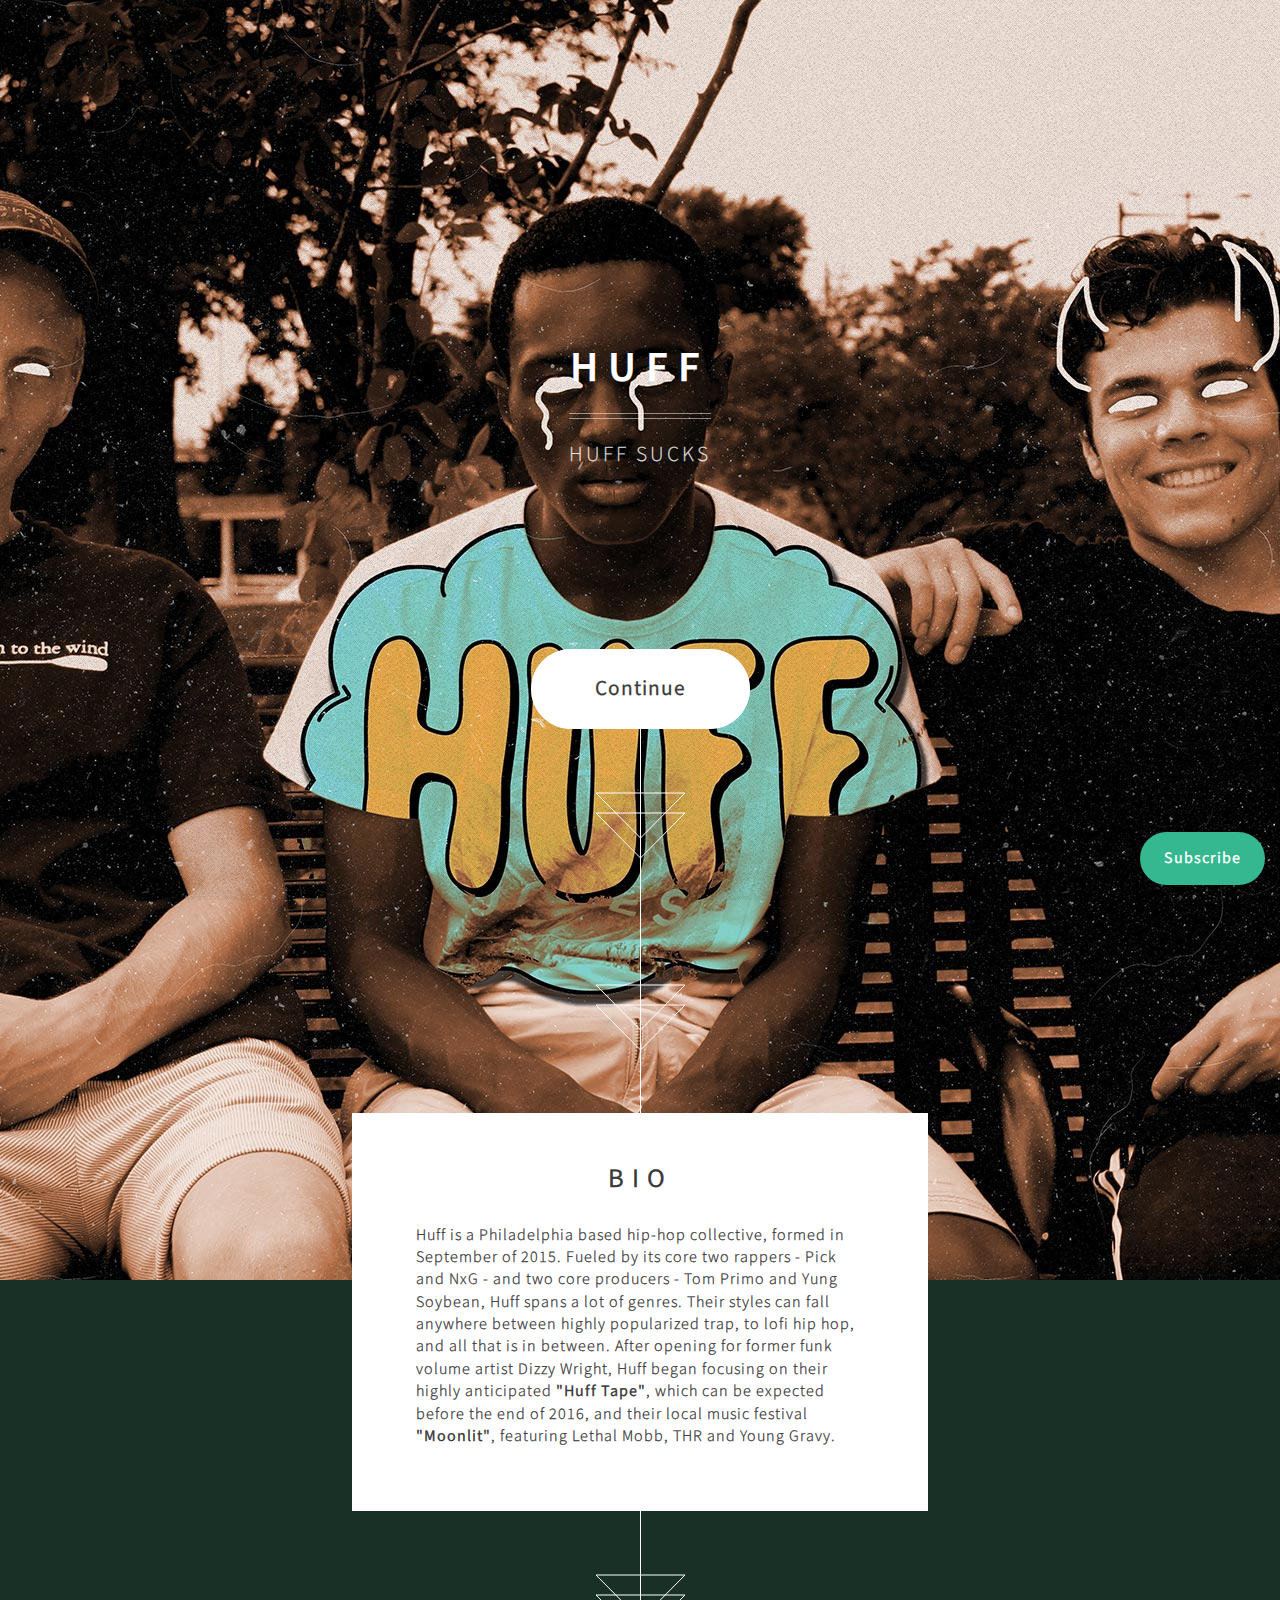
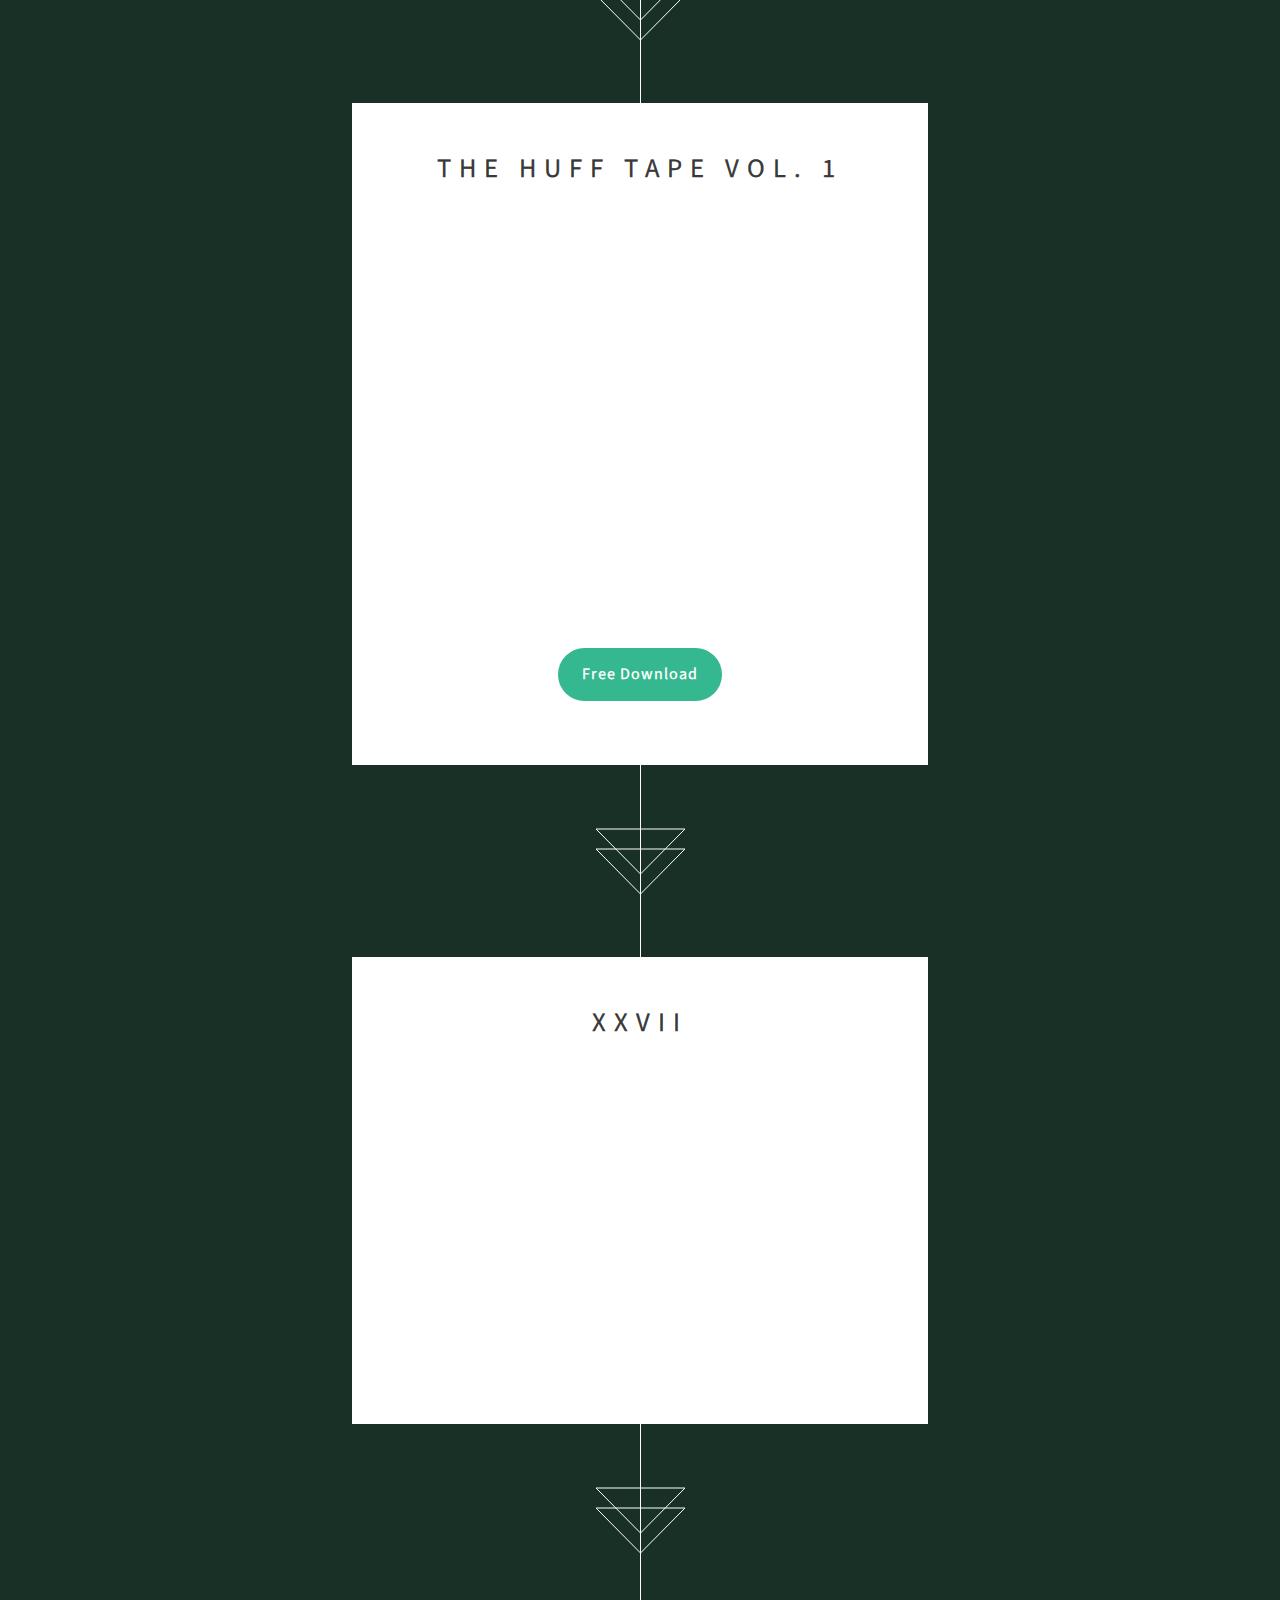
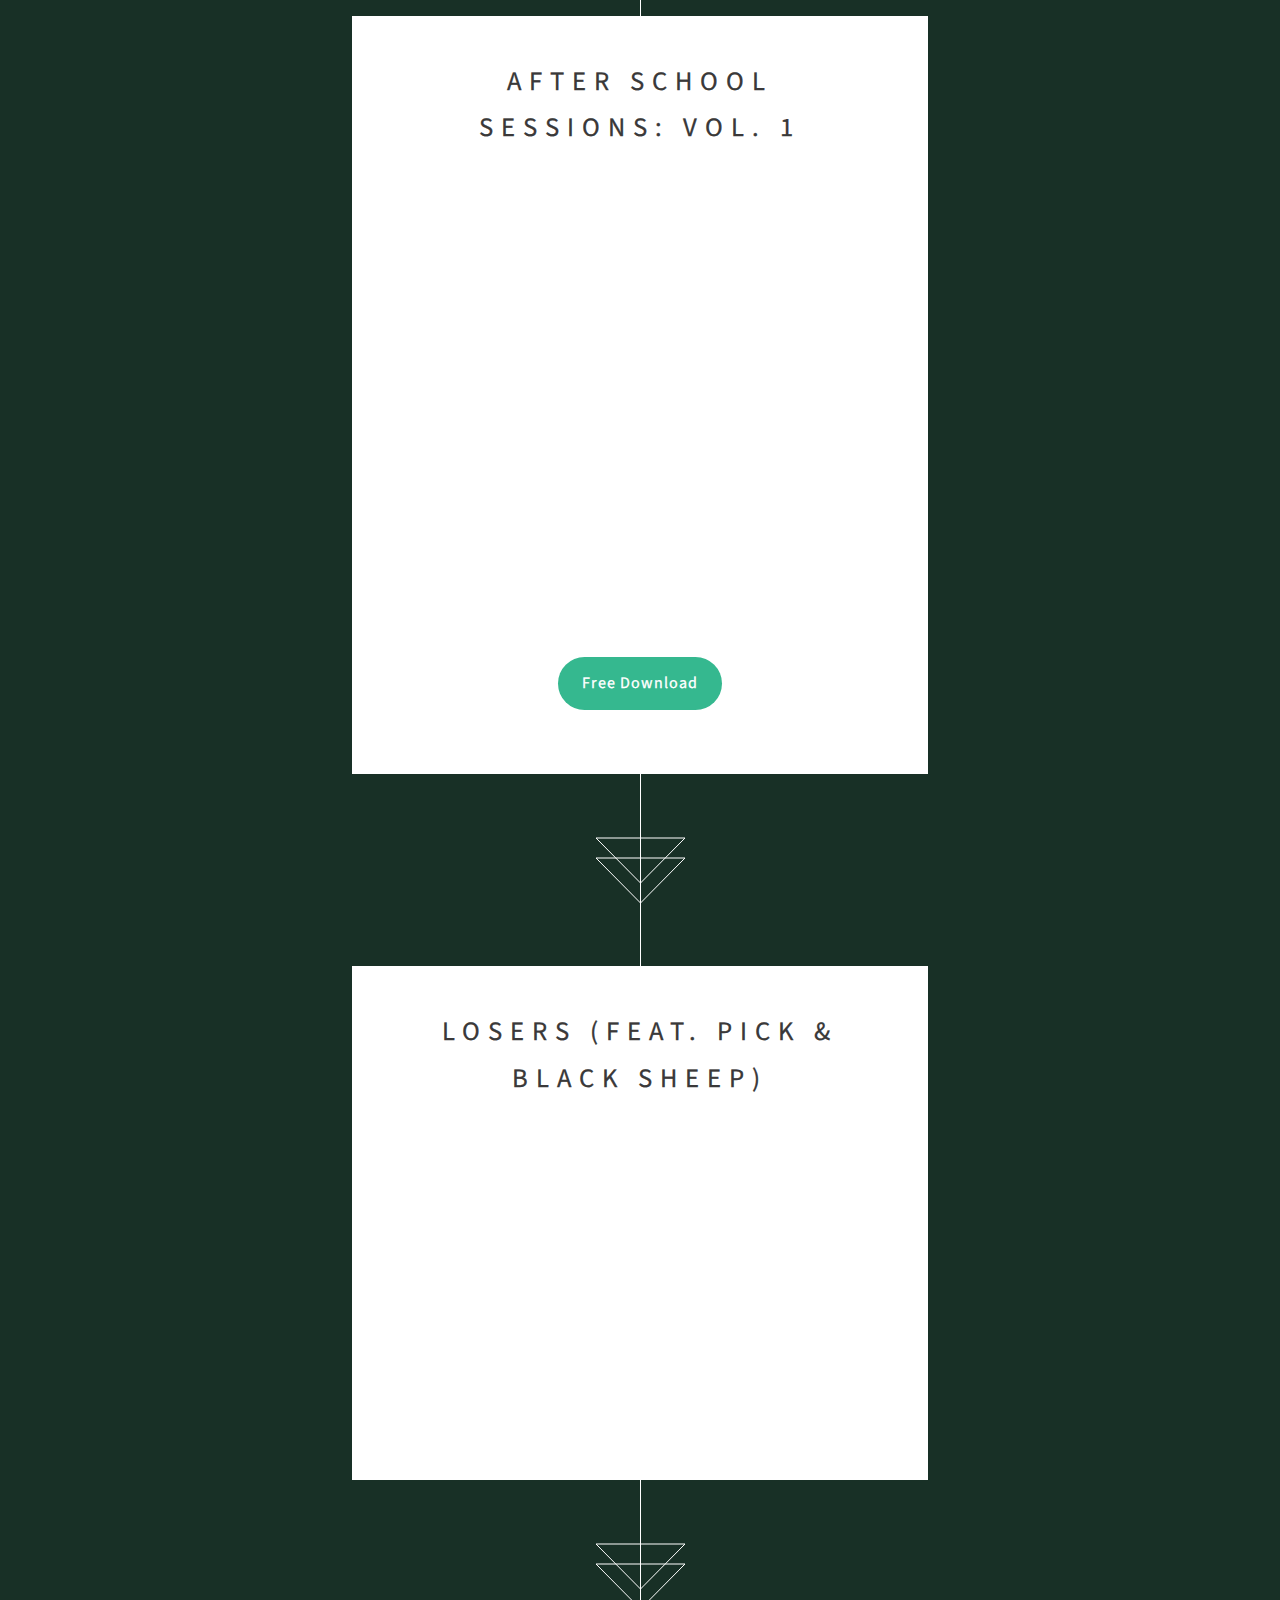
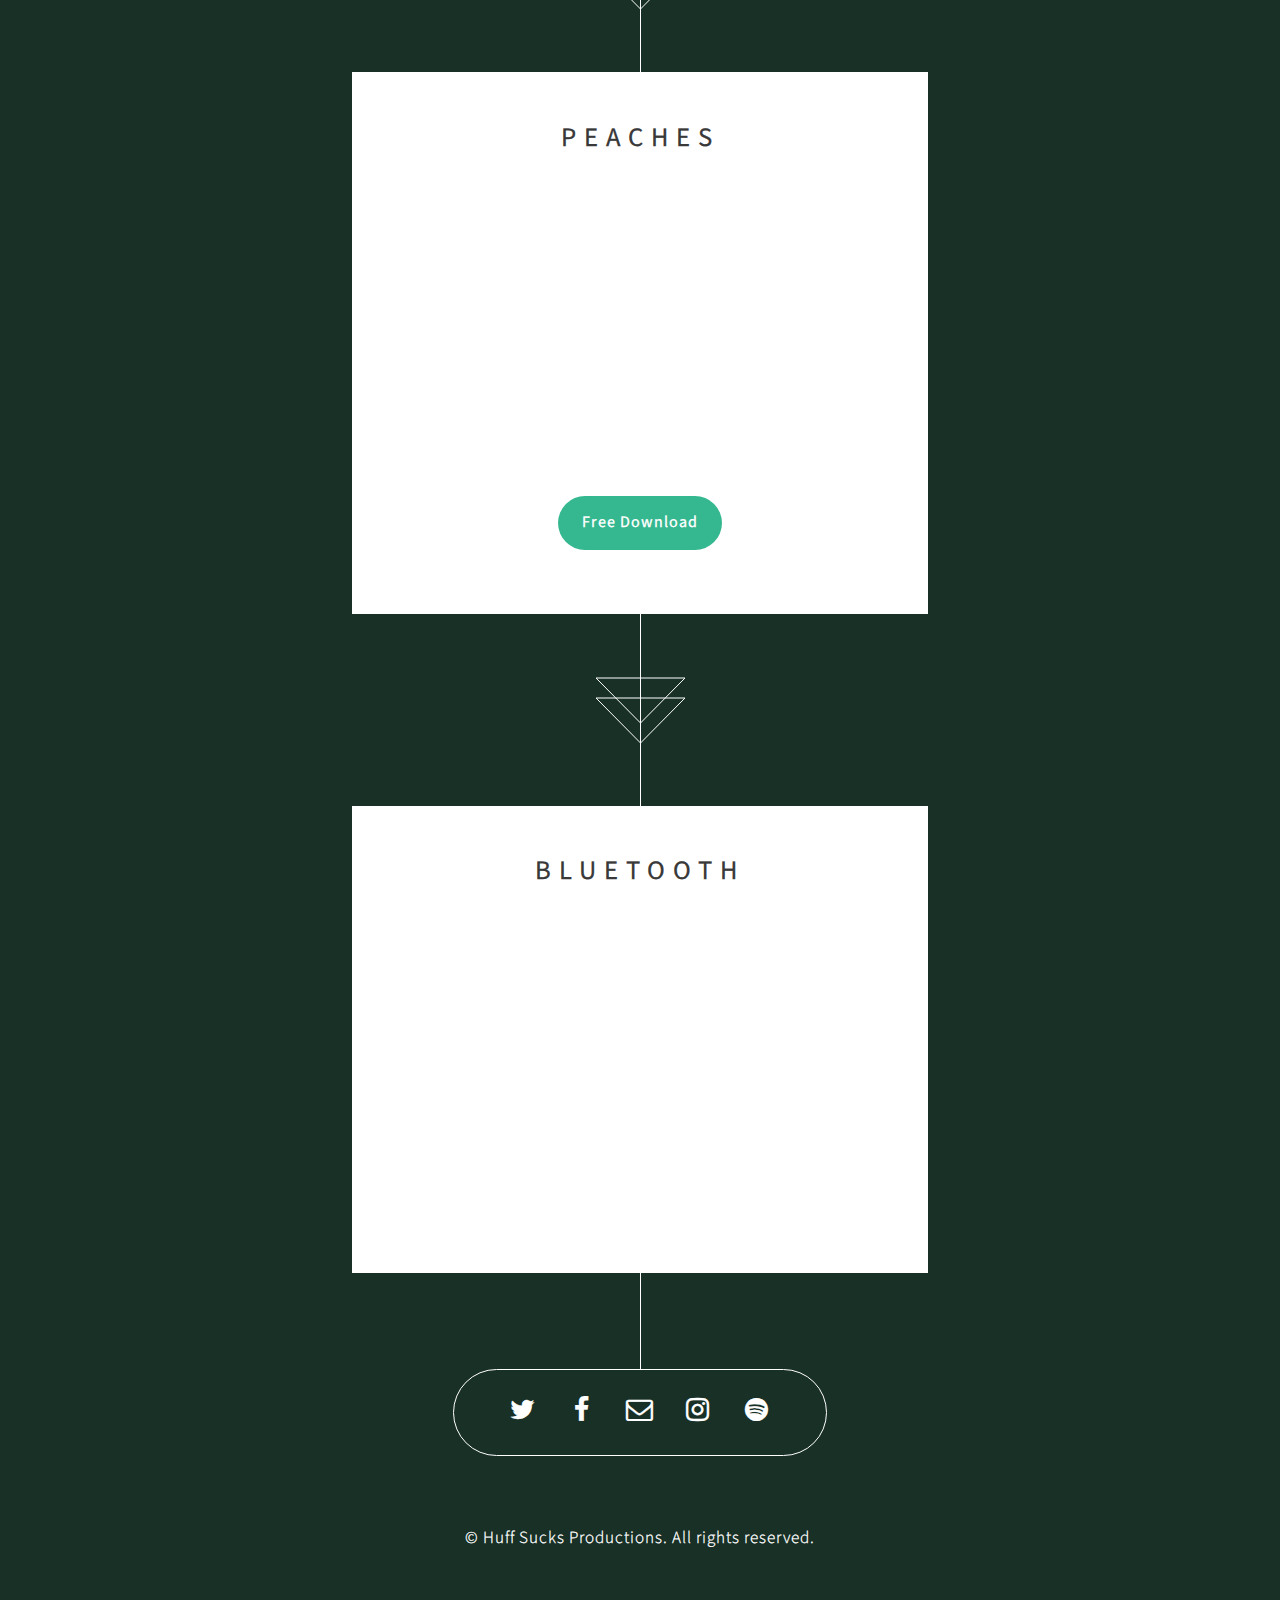
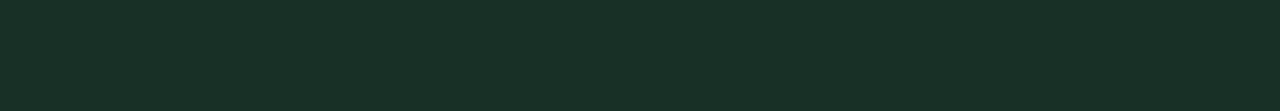
<file: site.html>
<!DOCTYPE HTML>
<!--
	Overflow by HTML5 UP
	html5up.net | @ajlkn
	Free for personal and commercial use under the CCA 3.0 license (html5up.net/license)
-->
<html>
	<head>
		<title>Huff Sucks Productions</title>
		<meta charset="utf-8" />
		<meta name="viewport" content="width=device-width, initial-scale=1" />
		<!--[if lte IE 8]><script src="assets/js/ie/html5shiv.js"></script><![endif]-->
		<link rel="stylesheet" href="assets/css/main.css" />
		<!--[if lte IE 8]><link rel="stylesheet" href="assets/css/ie8.css" /><![endif]-->
		<style type="text/css">
			.bgart{
				background-position: center!important;
				background-repeat: no-repeat!important;
			}
			.btn{
				padding:.5em 1.5em .5em 1.5em!important;font-size:90%!important
			}

			section > p > img.show {
				width: 30%;
			}
			.btn-sm{
				padding:.5em 1.5em .5em 1.5em!important;
				font-size:75%!important;
			}
		</style>
	</head>
	<body>

			<a style="z-index:100000;position:fixed;bottom:15px!important;right:15px;" target="_blank" href="http://eepurl.com/b7hjDH" class="button style5 scrolly btn-sm">Subscribe</a>

		<!-- Header -->
			<section id="header">
				<header>
					<h1>Huff</h1>
					<p>Huff Sucks</p>
				</header>
				<footer>
					<a href="#banner" class="button style2 scrolly-middle">Continue</a>
				</footer>
			</section>

		<!-- Banner -->
			<!--<section id="banner">
				<header>
					<h2>Huff Sucks Productions</h2>
				</header>
				<!--<p>
					<img class="show" src="images/show/1.jpg">
					<img class="show" src="images/jawn.png">
					<br>
					<img class="show" src="images/newcover.jpg">
					<img class="show" src="images/show/2.jpg">

				</p>
				<!--<p>Philadelphia hip-hop collective
				<br><br>
				</p>-->
				<!--<p>A brand new site template designed by <a href="http://twitter.com/ajlkn">AJ</a> for <a href="http://html5up.net">HTML5 UP</a>.<br />
				It’s fully responsive, built on <strong>skel</strong>, and of course entirely free<br />
				under the <a href="http://html5up.net/license">Creative Commons license</a>.</p>-->
				<!--<footer>
					<a href="#first" class="button style2 scrolly">THE DOPE SHIT</a>
				</footer>
			</section>

		<!-- Feature 1 -->
			<!--<article id="first" class="container box style1 right">
				<a href="#" class="image fit"><img src="images/pic01.jpg" alt="" /></a>
				<div class="inner">
					<header>
						<h2>Noah's Tape Jawn</h2>
					</header>
					<p>Tortor faucibus ullamcorper nec tempus purus sed penatibus. Lacinia pellentesque eleifend vitae est elit tristique velit tempus etiam.</p>
				</div>
			</article>-->

			<article id="first" class="container box style1" style="max-width: 45%!important">
				<div class="inner">
					<header>
						<center><h2>Bio</h2></center>
					</header>
					<p style="font-size: 12pt;line-height: 1.4">
						Huff is a Philadelphia based hip-hop collective, formed in September of 2015. Fueled by its core two rappers - Pick and NxG - and two core producers - Tom Primo and Yung Soybean, Huff spans a lot of genres. Their styles can fall anywhere between highly popularized trap, to lofi hip hop, and all that is in between. After opening for former funk volume artist Dizzy Wright, Huff began focusing on their highly anticipated <b>"Huff Tape"</b>, which can be expected before the end of 2016, and their local music festival <b>"Moonlit"</b>, featuring Lethal Mobb, THR and Young Gravy. 
					</p>
				</div>
			</article>

			<article id="first" class="container box style1" style="max-width: 45%!important">
				<div class="inner">
					<header>
						<center><h2>The Huff Tape Vol. 1</h2></center>
					</header>
					<p>
						<iframe src="https://embed.spotify.com/?uri=spotify%3Aalbum%3A4puFwbTEnJtLnCmzBDSOpA" width="100%" height="400" frameborder="0" allowtransparency="true"></iframe>
						

						<br>
						<center><a href="http://bit.ly/2k42ITH" class="button btn-sm style1" target="_blank" download>Free Download</a></center>

					</p>
				</div>
			</article>

			<article id="first" class="container box style1" style="max-width: 45%!important">
				<div class="inner">
					<header>
						<center><h2>xxvii</h2></center>
					</header>
					<p>
						<iframe src="https://embed.spotify.com/?uri=spotify%3Atrack%3A0ImXKGCee7GL7T82HJKKqQ" width="100%" height="280" frameborder="0" allowtransparency="true"></iframe>
					</p>
				</div>
			</article>

		<!-- Feature 2 | NEWER SHIT GOES HIGHER UP -->
			<article id="first" class="container box style1" style="max-width: 45%!important">
				<div class="inner">
					<header>
						<center><h2>After School Sessions: Vol. 1</h2></center>
					</header>
					<p>
						<iframe width="100%" height="450" scrolling="no" frameborder="no" src="https://w.soundcloud.com/player/?url=https%3A//api.soundcloud.com/playlists/271268553&amp;auto_play=false&amp;hide_related=false&amp;show_comments=true&amp;show_user=true&amp;show_reposts=false&amp;visual=true"></iframe>
						

						<br>
						<center><a href="http://bit.ly/2gaSL83" class="button btn-sm style1" target="_blank" download>Free Download</a></center>

					</p>
				</div>
			</article>

			<article id="first" class="container box style1" style="max-width: 45%!important">
				<div class="inner">
					<header>
						<center><h2>Losers (feat. Pick & Black Sheep)</h2></center>
					</header>
					<p>
						<iframe src="https://embed.spotify.com/?uri=spotify%3Atrack%3A1z3Wpcs1YRTFN4VKCCUTgf" width="100%" height="280" frameborder="0" allowtransparency="true"></iframe>
					</p>
				</div>
			</article>

			<article id="first" class="container box style1" style="max-width: 45%!important">
				<div class="inner">
					<header>
						<center><h2>Peaches</h2></center>
					</header>
					<p>
						<iframe src="https://embed.spotify.com/?uri=spotify%3Atrack%3A0Aw6i8OIvcncKDrooGNeaA" width="100%" height="280" frameborder="0" allowtransparency="true"></iframe>
						<br>
						<center><a href="http://bit.ly/2k42ITH" class="button btn-sm style1" target="_blank" download>Free Download</a></center>
					</p>
				</div>
			</article>

			<!--<article id="first" class="container box style1" style="max-width: 45%!important">
				<div class="inner">
					<header>
						<center><h2>NxG - Monster</h2></center>
					</header>
					<p>
						<iframe width="100%" height="280" scrolling="no" frameborder="no" src="https://w.soundcloud.com/player/?url=https%3A//api.soundcloud.com/tracks/273253937&amp;auto_play=false&amp;hide_related=false&amp;show_comments=true&amp;show_user=true&amp;show_reposts=false&amp;visual=true"></iframe>
					</p>
				</div>
			</article>-->

			<article id="first" class="container box style1" style="max-width: 45%!important">
				<div class="inner">
					<header>
						<center><h2>Bluetooth</h2></center>
					</header>
					<p>
						<iframe width="100%" height="280" scrolling="no" frameborder="no" src="https://w.soundcloud.com/player/?url=https%3A//api.soundcloud.com/tracks/268672943&amp;auto_play=false&amp;hide_related=false&amp;show_comments=true&amp;show_user=true&amp;show_reposts=false&amp;visual=true"></iframe>
					</p>
				</div>
			</article>

		<!-- Portfolio -->
			<!--<article class="container box style2">
				<header>
					<h2>Images</h2>
					<p>Most of these are from our Instagram | <a target="_blank" href="http://instagram.com/huffsucks">@huffsucks</a></p>
				</header>
				<div class="inner gallery">
					<div class="row 0%">
						<div class="3u 12u(mobile)"><a href="https://scontent-lga3-1.cdninstagram.com/t51.2885-15/s640x640/e15/13397434_981665738595812_1947675177_n.jpg" class="image fit"><img src="https://scontent-lga3-1.cdninstagram.com/t51.2885-15/s640x640/e15/13397434_981665738595812_1947675177_n.jpg" alt="" title="Bluetooth" /></a></div>



						<div class="3u 12u(mobile)"><a href="images/jawnd.jpg" class="image fit"><img src="images/jawnd.jpg" alt="" title="#tb to when we explored shit" /></a></div>


						<div class="3u 12u(mobile)"><a href="images/tom.jpg" class="image fit"><img src="images/tom.jpg" alt="" title="A rare shot of Tom Primo" /></a></div>

						<div class="3u 12u(mobile)"><a href="images/newcover.jpg" class="image fit"><img src="images/newcover.jpg" alt="" title="RIP the flowers" /></a></div>

					</div>
					<div class="row 0%">
						<div class="3u 12u(mobile)"><a href="images/profile.jpg" class="image fit"><img src="images/profile.jpg" alt="" title="how the hell did we end up in a flowerbed" /></a></div>

						<div class="3u 12u(mobile)"><a href="https://scontent-lga3-1.cdninstagram.com/t51.2885-15/e35/13391283_105247676572826_2004963095_n.jpg" class="image fit"><img src="https://scontent-lga3-1.cdninstagram.com/t51.2885-15/e35/13391283_105247676572826_2004963095_n.jpg" alt="" title="THIS ALL AMERICAN FOOL IS ALSO OUR PHOTOGRAPHER AND THINKS HE CAN SKATE #cakesquad" /></a></div>

						<div class="3u 12u(mobile)"><a href="https://scontent-lga3-1.cdninstagram.com/t51.2885-15/e35/13394872_1711747742421483_802350679_n.jpg" class="image fit"><img src="https://scontent-lga3-1.cdninstagram.com/t51.2885-15/e35/13394872_1711747742421483_802350679_n.jpg" alt="" title="school's out flow" /></a></div>


						<div class="3u 12u(mobile)"><a href="images/jonnie.png" class="image fit"><img src="images/jonnie.png" alt="" title="JONNIE PHOTOGENIC AS HELL PT. 2" /></a></div>
					</div>
				</div>
			</article>-->

		<!-- Contact -->
			<!--<article class="container box style3" style="max-width: 45%!important;padding-top: 2em;padding-bottom: 1em">
				<header>
					<h2>Contact Us!</h2>
					<p><a href="mailto:huffgangproductions@gmail.com" title="Tell us about anything, like your new cat, or some dope music">huffgangproductions@gmail.com</a></p>
					<!--<h3>Huff Shots</h3>
					<p>
						Jonnie Plass - <a target="_blank" href="https://instagram.com/jonnie.plass">@jonnie.plass</a><br>
						Lilly Dupuis - <a target="_blank" href="https://instagram.com/liljdup">@liljdup</a><br>
						Eli Savage - <a target="_blank" href="https://instagram.com/savage.e">@savage.e</a><br>
						Mary Rose Primosch - <a target="_blank" href="https://instagram.com/mroseprim">@mroseprim</a><br>
					</p>-->
				<!--</header>
				<!--<form method="post" action="#">
					<div class="row 50%">
						<div class="6u 12u$(mobile)"><input type="text" class="text" name="name" placeholder="Name" /></div>
						<div class="6u$ 12u$(mobile)"><input type="text" class="text" name="email" placeholder="Email" /></div>
						<div class="12u$">
							<textarea name="message" placeholder="Message"></textarea>
						</div>
						<div class="12u$">
							<ul class="actions">
								<li><input type="submit" value="Send Message" /></li>
							</ul>
						</div>
					</div>
				</form>-->
			<!--</article>

			<!--<article class="container box style3">
				<header>
					<h2>Twitter</h2>
					
					<p><a class="twitter-timeline" href="https://twitter.com/huffsucks">Tweets by huffsucks</a> <script async src="//platform.twitter.com/widgets.js" charset="utf-8"></script></p>
				</header>
				<!--<form method="post" action="#">
					<div class="row 50%">
						<div class="6u 12u$(mobile)"><input type="text" class="text" name="name" placeholder="Name" /></div>
						<div class="6u$ 12u$(mobile)"><input type="text" class="text" name="email" placeholder="Email" /></div>
						<div class="12u$">
							<textarea name="message" placeholder="Message"></textarea>
						</div>
						<div class="12u$">
							<ul class="actions">
								<li><input type="submit" value="Send Message" /></li>
							</ul>
						</div>
					</div>
				</form>-->
			<!--</article>

		<!-- Generic -->
		<!--
			<article class="container box style3">
				<header>
					<h2>Generic Box</h2>
					<p>Just a generic box. Nothing to see here.</p>
				</header>
				<section>
					<header>
						<h3>Paragraph</h3>
						<p>This is a subtitle</p>
					</header>
					<p>Phasellus nisl nisl, varius id <sup>porttitor sed pellentesque</sup> ac orci. Pellentesque
					habitant <strong>strong</strong> tristique <b>bold</b> et netus <i>italic</i> malesuada <em>emphasized</em> ac turpis egestas. Morbi
					leo suscipit ut. Praesent <sub>id turpis vitae</sub> turpis pretium ultricies. Vestibulum sit
					amet risus elit.</p>
				</section>
				<section>
					<header>
						<h3>Blockquote</h3>
					</header>
					<blockquote>Fringilla nisl. Donec accumsan interdum nisi, quis tincidunt felis sagittis eget.
					tempus euismod. Vestibulum ante ipsum primis in faucibus.</blockquote>
				</section>
				<section>
					<header>
						<h3>Divider</h3>
					</header>
					<p>Donec consectetur <a href="#">vestibulum dolor et pulvinar</a>. Etiam vel felis enim, at viverra
					ligula. Ut porttitor sagittis lorem, quis eleifend nisi ornare vel. Praesent nec orci
					facilisis leo magna. Cras sit amet urna eros, id egestas urna. Quisque aliquam
					tempus euismod. Vestibulum ante ipsum primis in faucibus orci luctus et ultrices
					posuere cubilia.</p>
					<hr />
					<p>Donec consectetur vestibulum dolor et pulvinar. Etiam vel felis enim, at viverra
					ligula. Ut porttitor sagittis lorem, quis eleifend nisi ornare vel. Praesent nec orci
					facilisis leo magna. Cras sit amet urna eros, id egestas urna. Quisque aliquam
					tempus euismod. Vestibulum ante ipsum primis in faucibus orci luctus et ultrices
					posuere cubilia.</p>
				</section>
				<section>
					<header>
						<h3>Unordered List</h3>
					</header>
					<ul class="default">
						<li>Donec consectetur vestibulum dolor et pulvinar. Etiam vel felis enim, at viverra ligula. Ut porttitor sagittis lorem, quis eleifend nisi ornare vel.</li>
						<li>Donec consectetur vestibulum dolor et pulvinar. Etiam vel felis enim, at viverra ligula. Ut porttitor sagittis lorem, quis eleifend nisi ornare vel.</li>
						<li>Donec consectetur vestibulum dolor et pulvinar. Etiam vel felis enim, at viverra ligula. Ut porttitor sagittis lorem, quis eleifend nisi ornare vel.</li>
						<li>Donec consectetur vestibulum dolor et pulvinar. Etiam vel felis enim, at viverra ligula. Ut porttitor sagittis lorem, quis eleifend nisi ornare vel.</li>
					</ul>
				</section>
				<section>
					<header>
						<h3>Ordered List</h3>
					</header>
					<ol class="default">
						<li>Donec consectetur vestibulum dolor et pulvinar. Etiam vel felis enim, at viverra ligula. Ut porttitor sagittis lorem, quis eleifend nisi ornare vel.</li>
						<li>Donec consectetur vestibulum dolor et pulvinar. Etiam vel felis enim, at viverra ligula. Ut porttitor sagittis lorem, quis eleifend nisi ornare vel.</li>
						<li>Donec consectetur vestibulum dolor et pulvinar. Etiam vel felis enim, at viverra ligula. Ut porttitor sagittis lorem, quis eleifend nisi ornare vel.</li>
						<li>Donec consectetur vestibulum dolor et pulvinar. Etiam vel felis enim, at viverra ligula. Ut porttitor sagittis lorem, quis eleifend nisi ornare vel.</li>
					</ol>
				</section>
				<section>
					<header>
						<h3>Table</h3>
					</header>
					<div class="table-wrapper">
						<table class="default">
							<thead>
								<tr>
									<th>ID</th>
									<th>Name</th>
									<th>Description</th>
									<th>Price</th>
								</tr>
							</thead>
							<tbody>
								<tr>
									<td>45815</td>
									<td>Something</td>
									<td>Ut porttitor sagittis lorem quis nisi ornare.</td>
									<td>29.99</td>
								</tr>
								<tr>
									<td>24524</td>
									<td>Nothing</td>
									<td>Ut porttitor sagittis lorem quis nisi ornare.</td>
									<td>19.99</td>
								</tr>
								<tr>
									<td>45815</td>
									<td>Something</td>
									<td>Ut porttitor sagittis lorem quis nisi ornare.</td>
									<td>29.99</td>
								</tr>
								<tr>
									<td>24524</td>
									<td>Nothing</td>
									<td>Ut porttitor sagittis lorem quis nisi ornare.</td>
									<td>19.99</td>
								</tr>
							</tbody>
							<tfoot>
								<tr>
									<td colspan="3"></td>
									<td>100.00</td>
								</tr>
							</tfoot>
						</table>
					</div>
				</section>
				<section>
					<header>
						<h3>Form</h3>
					</header>
					<form method="post" action="#">
						<div class="row">
							<div class="6u">
								<input class="text" type="text" name="name" id="name" value="" placeholder="John Doe" />
							</div>
							<div class="6u">
								<input class="text" type="text" name="email" id="email" value="" placeholder="johndoe@domain.tld" />
							</div>
						</div>
						<div class="row">
							<div class="12u">
								<select name="department" id="department">
									<option value="">Choose a department</option>
									<option value="1">Manufacturing</option>
									<option value="2">Administration</option>
									<option value="3">Support</option>
								</select>
							</div>
						</div>
						<div class="row">
							<div class="12u">
								<input class="text" type="text" name="subject" id="subject" value="" placeholder="Enter your subject" />
							</div>
						</div>
						<div class="row">
							<div class="12u">
								<textarea name="message" id="message" placeholder="Enter your message"></textarea>
							</div>
						</div>
						<div class="row">
							<div class="12u">
								<ul class="actions">
									<li><input type="submit" value="Submit" /></li>
									<li><input type="reset" class="style3" value="Clear Form" /></li>
								</ul>
							</div>
						</div>
					</form>
				</section>
			</article>
		-->

		<section id="footer">
			<ul class="icons">
				<li><a href="http://twitter.com/huffsucks" target="_blank" class="icon fa-twitter"><span class="label">Twitter</span></a></li>
				<li><a href="http://fb.me/huffgang" target="_blank" class="icon fa-facebook"><span class="label">Facebook</span></a></li>
				<li><a href="mailto:empericalmanagement@gmail.com" target="_blank" class="icon fa-envelope-o"><span class="label">Email</span></a></li>
				<li><a href="http://instagram.com/huffsucks" target="_blank" class="icon fa-instagram"><span class="label">Instagram</span></a></li>
				<li><a href="https://open.spotify.com/album/4puFwbTEnJtLnCmzBDSOpA" target="_blank" class="icon fa-spotify"><span class="label">Soundcloud</span></a></li>
				<!--<li><a href="#" class="icon fa-google-plus"><span class="label">Google+</span></a></li>
				<li><a href="#" class="icon fa-pinterest"><span class="label">Pinterest</span></a></li>
				<li><a href="#" class="icon fa-dribbble"><span class="label">Dribbble</span></a></li>
				<li><a href="#" class="icon fa-linkedin"><span class="label">LinkedIn</span></a></li>-->
			</ul>
			<div class="copyright">
				<ul class="menu">
					<li>&copy; Huff Sucks Productions. All rights reserved.</li>
				</ul>
			</div>
		</section>

		<!-- Scripts -->
			<script src="assets/js/jquery.min.js"></script>
			<script src="assets/js/jquery.scrolly.min.js"></script>
			<script src="assets/js/jquery.poptrox.min.js"></script>
			<script src="assets/js/skel.min.js"></script>
			<script src="assets/js/util.js"></script>
			<!--[if lte IE 8]><script src="assets/js/ie/respond.min.js"></script><![endif]-->
			<script src="assets/js/main.js"></script>
			<script src="assets/js/collection.js"></script>
			<script src="assets/js/sub.js"></script>

			<script>
			  (function(i,s,o,g,r,a,m){i['GoogleAnalyticsObject']=r;i[r]=i[r]||function(){
			  (i[r].q=i[r].q||[]).push(arguments)},i[r].l=1*new Date();a=s.createElement(o),
			  m=s.getElementsByTagName(o)[0];a.async=1;a.src=g;m.parentNode.insertBefore(a,m)
			  })(window,document,'script','https://www.google-analytics.com/analytics.js','ga');

			  ga('create', 'UA-79873048-1', 'auto');
			  ga('send', 'pageview');

			</script>

	</body>
</html>
</file>
<file: assets/css/ie8.css>
/*
	Overflow by HTML5 UP
	html5up.net | @ajlkn
	Free for personal and commercial use under the CCA 3.0 license (html5up.net/license)
*/

/* Basic */

	body {
		background-image: url("../../images/bg.jpg");
		background-repeat: no-repeat;
		background-size: cover;
		background-position: auto;
		background-attachment: scroll;
		-ms-behavior: url("assets/js/ie/backgroundsize.min.htc");
	}

/* Section/Article */

	section > .last-child,
	article > .last-child,
	section.last-child,
	article.last-child {
		margin-bottom: 0;
	}

/* Button */

	input[type="button"],
	input[type="submit"],
	input[type="reset"],
	button,
	.button {
		position: relative;
		-ms-behavior: url("assets/js/ie/PIE.htc");
	}

		input[type="button"].style2:hover,
		input[type="submit"].style2:hover,
		input[type="reset"].style2:hover,
		button.style2:hover,
		.button.style2:hover {
			color: #35b88f !important;
		}

		input[type="button"].style3,
		input[type="submit"].style3,
		input[type="reset"].style3,
		button.style3,
		.button.style3 {
			background: #fefefe;
			border: solid 1px #dad9d9;
		}

/* Footer */

	#footer .icons {
		position: relative;
		-ms-behavior: url("assets/js/ie/PIE.htc");
	}

/* Header */

	#header header p {
		border-top: solid 1px #888;
	}
</file>
<file: assets/css/main.css>
@import url("http://fonts.googleapis.com/css?family=Source+Sans+Pro:300,300italic,400,600");
@import url("font-awesome.min.css");

/*
	Overflow by HTML5 UP
	html5up.net | @ajlkn
	Free for personal and commercial use under the CCA 3.0 license (html5up.net/license)
*/

/* Reset */

	html, body, div, span, applet, object, iframe, h1, h2, h3, h4, h5, h6, p, blockquote, pre, a, abbr, acronym, address, big, cite, code, del, dfn, em, img, ins, kbd, q, s, samp, small, strike, strong, sub, sup, tt, var, b, u, i, center, dl, dt, dd, ol, ul, li, fieldset, form, label, legend, table, caption, tbody, tfoot, thead, tr, th, td, article, aside, canvas, details, embed, figure, figcaption, footer, header, hgroup, menu, nav, output, ruby, section, summary, time, mark, audio, video {
		margin: 0;
		padding: 0;
		border: 0;
		font-size: 100%;
		font: inherit;
		vertical-align: baseline;
	}

	article, aside, details, figcaption, figure, footer, header, hgroup, menu, nav, section {
		display: block;
	}

	body {
		line-height: 1;
	}

	ol, ul {
		list-style: none;
	}

	blockquote, q {
		quotes: none;
	}

	blockquote:before, blockquote:after, q:before, q:after {
		content: '';
		content: none;
	}

	table {
		border-collapse: collapse;
		border-spacing: 0;
	}

	body {
		-webkit-text-size-adjust: none;
	}

/* Box Model */

	*, *:before, *:after {
		-moz-box-sizing: border-box;
		-webkit-box-sizing: border-box;
		box-sizing: border-box;
	}

/* Containers */

	.container {
		margin-left: auto;
		margin-right: auto;
	}

	.container.\31 25\25 {
		width: 100%;
		max-width: 1425px;
		min-width: 1140px;
	}

	.container.\37 5\25 {
		width: 855px;
	}

	.container.\35 0\25 {
		width: 570px;
	}

	.container.\32 5\25 {
		width: 285px;
	}

	.container {
		width: 1140px;
	}

	@media screen and (max-width: 1680px) {

		.container.\31 25\25 {
			width: 100%;
			max-width: 1200px;
			min-width: 960px;
		}

		.container.\37 5\25 {
			width: 720px;
		}

		.container.\35 0\25 {
			width: 480px;
		}

		.container.\32 5\25 {
			width: 240px;
		}

		.container {
			width: 960px;
		}

	}

	@media screen and (max-width: 1080px) {

		.container.\31 25\25 {
			width: 100%;
			max-width: 118.75%;
			min-width: 95%;
		}

		.container.\37 5\25 {
			width: 71.25%;
		}

		.container.\35 0\25 {
			width: 47.5%;
		}

		.container.\32 5\25 {
			width: 23.75%;
		}

		.container {
			width: 95%;
		}

	}

	@media screen and (max-width: 840px) {

		.container.\31 25\25 {
			width: 100%;
			max-width: 118.75%;
			min-width: 95%;
		}

		.container.\37 5\25 {
			width: 71.25%;
		}

		.container.\35 0\25 {
			width: 47.5%;
		}

		.container.\32 5\25 {
			width: 23.75%;
		}

		.container {
			width: 95%;
		}

	}

	@media screen and (max-width: 736px) {

		.container.\31 25\25 {
			width: 100%;
			max-width: 118.75%;
			min-width: 95%;
		}

		.container.\37 5\25 {
			width: 71.25%;
		}

		.container.\35 0\25 {
			width: 47.5%;
		}

		.container.\32 5\25 {
			width: 23.75%;
		}

		.container {
			width: 95% !important;
		}

	}

/* Grid */

	.row {
		border-bottom: solid 1px transparent;
		-moz-box-sizing: border-box;
		-webkit-box-sizing: border-box;
		box-sizing: border-box;
	}

	.row > * {
		float: left;
		-moz-box-sizing: border-box;
		-webkit-box-sizing: border-box;
		box-sizing: border-box;
	}

	.row:after, .row:before {
		content: '';
		display: block;
		clear: both;
		height: 0;
	}

	.row.uniform > * > :first-child {
		margin-top: 0;
	}

	.row.uniform > * > :last-child {
		margin-bottom: 0;
	}

	.row.\30 \25 > * {
		padding: 0px 0 0 0px;
	}

	.row.\30 \25 {
		margin: 0px 0 -1px 0px;
	}

	.row.uniform.\30 \25 > * {
		padding: 0px 0 0 0px;
	}

	.row.uniform.\30 \25 {
		margin: 0px 0 -1px 0px;
	}

	.row > * {
		padding: 40px 0 0 40px;
	}

	.row {
		margin: -40px 0 -1px -40px;
	}

	.row.uniform > * {
		padding: 40px 0 0 40px;
	}

	.row.uniform {
		margin: -40px 0 -1px -40px;
	}

	.row.\32 00\25 > * {
		padding: 80px 0 0 80px;
	}

	.row.\32 00\25 {
		margin: -80px 0 -1px -80px;
	}

	.row.uniform.\32 00\25 > * {
		padding: 80px 0 0 80px;
	}

	.row.uniform.\32 00\25 {
		margin: -80px 0 -1px -80px;
	}

	.row.\31 50\25 > * {
		padding: 60px 0 0 60px;
	}

	.row.\31 50\25 {
		margin: -60px 0 -1px -60px;
	}

	.row.uniform.\31 50\25 > * {
		padding: 60px 0 0 60px;
	}

	.row.uniform.\31 50\25 {
		margin: -60px 0 -1px -60px;
	}

	.row.\35 0\25 > * {
		padding: 20px 0 0 20px;
	}

	.row.\35 0\25 {
		margin: -20px 0 -1px -20px;
	}

	.row.uniform.\35 0\25 > * {
		padding: 20px 0 0 20px;
	}

	.row.uniform.\35 0\25 {
		margin: -20px 0 -1px -20px;
	}

	.row.\32 5\25 > * {
		padding: 10px 0 0 10px;
	}

	.row.\32 5\25 {
		margin: -10px 0 -1px -10px;
	}

	.row.uniform.\32 5\25 > * {
		padding: 10px 0 0 10px;
	}

	.row.uniform.\32 5\25 {
		margin: -10px 0 -1px -10px;
	}

	.\31 2u, .\31 2u\24 {
		width: 100%;
		clear: none;
		margin-left: 0;
	}

	.\31 1u, .\31 1u\24 {
		width: 91.6666666667%;
		clear: none;
		margin-left: 0;
	}

	.\31 0u, .\31 0u\24 {
		width: 83.3333333333%;
		clear: none;
		margin-left: 0;
	}

	.\39 u, .\39 u\24 {
		width: 75%;
		clear: none;
		margin-left: 0;
	}

	.\38 u, .\38 u\24 {
		width: 66.6666666667%;
		clear: none;
		margin-left: 0;
	}

	.\37 u, .\37 u\24 {
		width: 58.3333333333%;
		clear: none;
		margin-left: 0;
	}

	.\36 u, .\36 u\24 {
		width: 50%;
		clear: none;
		margin-left: 0;
	}

	.\35 u, .\35 u\24 {
		width: 41.6666666667%;
		clear: none;
		margin-left: 0;
	}

	.\34 u, .\34 u\24 {
		width: 33.3333333333%;
		clear: none;
		margin-left: 0;
	}

	.\33 u, .\33 u\24 {
		width: 25%;
		clear: none;
		margin-left: 0;
	}

	.\32 u, .\32 u\24 {
		width: 16.6666666667%;
		clear: none;
		margin-left: 0;
	}

	.\31 u, .\31 u\24 {
		width: 8.3333333333%;
		clear: none;
		margin-left: 0;
	}

	.\31 2u\24 + *,
	.\31 1u\24 + *,
	.\31 0u\24 + *,
	.\39 u\24 + *,
	.\38 u\24 + *,
	.\37 u\24 + *,
	.\36 u\24 + *,
	.\35 u\24 + *,
	.\34 u\24 + *,
	.\33 u\24 + *,
	.\32 u\24 + *,
	.\31 u\24 + * {
		clear: left;
	}

	.\-11u {
		margin-left: 91.66667%;
	}

	.\-10u {
		margin-left: 83.33333%;
	}

	.\-9u {
		margin-left: 75%;
	}

	.\-8u {
		margin-left: 66.66667%;
	}

	.\-7u {
		margin-left: 58.33333%;
	}

	.\-6u {
		margin-left: 50%;
	}

	.\-5u {
		margin-left: 41.66667%;
	}

	.\-4u {
		margin-left: 33.33333%;
	}

	.\-3u {
		margin-left: 25%;
	}

	.\-2u {
		margin-left: 16.66667%;
	}

	.\-1u {
		margin-left: 8.33333%;
	}

	@media screen and (max-width: 1680px) {

		.row > * {
			padding: 40px 0 0 40px;
		}

		.row {
			margin: -40px 0 -1px -40px;
		}

		.row.uniform > * {
			padding: 40px 0 0 40px;
		}

		.row.uniform {
			margin: -40px 0 -1px -40px;
		}

		.row.\32 00\25 > * {
			padding: 80px 0 0 80px;
		}

		.row.\32 00\25 {
			margin: -80px 0 -1px -80px;
		}

		.row.uniform.\32 00\25 > * {
			padding: 80px 0 0 80px;
		}

		.row.uniform.\32 00\25 {
			margin: -80px 0 -1px -80px;
		}

		.row.\31 50\25 > * {
			padding: 60px 0 0 60px;
		}

		.row.\31 50\25 {
			margin: -60px 0 -1px -60px;
		}

		.row.uniform.\31 50\25 > * {
			padding: 60px 0 0 60px;
		}

		.row.uniform.\31 50\25 {
			margin: -60px 0 -1px -60px;
		}

		.row.\35 0\25 > * {
			padding: 20px 0 0 20px;
		}

		.row.\35 0\25 {
			margin: -20px 0 -1px -20px;
		}

		.row.uniform.\35 0\25 > * {
			padding: 20px 0 0 20px;
		}

		.row.uniform.\35 0\25 {
			margin: -20px 0 -1px -20px;
		}

		.row.\32 5\25 > * {
			padding: 10px 0 0 10px;
		}

		.row.\32 5\25 {
			margin: -10px 0 -1px -10px;
		}

		.row.uniform.\32 5\25 > * {
			padding: 10px 0 0 10px;
		}

		.row.uniform.\32 5\25 {
			margin: -10px 0 -1px -10px;
		}

		.\31 2u\28wide\29, .\31 2u\24\28wide\29 {
			width: 100%;
			clear: none;
			margin-left: 0;
		}

		.\31 1u\28wide\29, .\31 1u\24\28wide\29 {
			width: 91.6666666667%;
			clear: none;
			margin-left: 0;
		}

		.\31 0u\28wide\29, .\31 0u\24\28wide\29 {
			width: 83.3333333333%;
			clear: none;
			margin-left: 0;
		}

		.\39 u\28wide\29, .\39 u\24\28wide\29 {
			width: 75%;
			clear: none;
			margin-left: 0;
		}

		.\38 u\28wide\29, .\38 u\24\28wide\29 {
			width: 66.6666666667%;
			clear: none;
			margin-left: 0;
		}

		.\37 u\28wide\29, .\37 u\24\28wide\29 {
			width: 58.3333333333%;
			clear: none;
			margin-left: 0;
		}

		.\36 u\28wide\29, .\36 u\24\28wide\29 {
			width: 50%;
			clear: none;
			margin-left: 0;
		}

		.\35 u\28wide\29, .\35 u\24\28wide\29 {
			width: 41.6666666667%;
			clear: none;
			margin-left: 0;
		}

		.\34 u\28wide\29, .\34 u\24\28wide\29 {
			width: 33.3333333333%;
			clear: none;
			margin-left: 0;
		}

		.\33 u\28wide\29, .\33 u\24\28wide\29 {
			width: 25%;
			clear: none;
			margin-left: 0;
		}

		.\32 u\28wide\29, .\32 u\24\28wide\29 {
			width: 16.6666666667%;
			clear: none;
			margin-left: 0;
		}

		.\31 u\28wide\29, .\31 u\24\28wide\29 {
			width: 8.3333333333%;
			clear: none;
			margin-left: 0;
		}

		.\31 2u\24\28wide\29 + *,
		.\31 1u\24\28wide\29 + *,
		.\31 0u\24\28wide\29 + *,
		.\39 u\24\28wide\29 + *,
		.\38 u\24\28wide\29 + *,
		.\37 u\24\28wide\29 + *,
		.\36 u\24\28wide\29 + *,
		.\35 u\24\28wide\29 + *,
		.\34 u\24\28wide\29 + *,
		.\33 u\24\28wide\29 + *,
		.\32 u\24\28wide\29 + *,
		.\31 u\24\28wide\29 + * {
			clear: left;
		}

		.\-11u\28wide\29 {
			margin-left: 91.66667%;
		}

		.\-10u\28wide\29 {
			margin-left: 83.33333%;
		}

		.\-9u\28wide\29 {
			margin-left: 75%;
		}

		.\-8u\28wide\29 {
			margin-left: 66.66667%;
		}

		.\-7u\28wide\29 {
			margin-left: 58.33333%;
		}

		.\-6u\28wide\29 {
			margin-left: 50%;
		}

		.\-5u\28wide\29 {
			margin-left: 41.66667%;
		}

		.\-4u\28wide\29 {
			margin-left: 33.33333%;
		}

		.\-3u\28wide\29 {
			margin-left: 25%;
		}

		.\-2u\28wide\29 {
			margin-left: 16.66667%;
		}

		.\-1u\28wide\29 {
			margin-left: 8.33333%;
		}

	}

	@media screen and (max-width: 1080px) {

		.row > * {
			padding: 40px 0 0 40px;
		}

		.row {
			margin: -40px 0 -1px -40px;
		}

		.row.uniform > * {
			padding: 40px 0 0 40px;
		}

		.row.uniform {
			margin: -40px 0 -1px -40px;
		}

		.row.\32 00\25 > * {
			padding: 80px 0 0 80px;
		}

		.row.\32 00\25 {
			margin: -80px 0 -1px -80px;
		}

		.row.uniform.\32 00\25 > * {
			padding: 80px 0 0 80px;
		}

		.row.uniform.\32 00\25 {
			margin: -80px 0 -1px -80px;
		}

		.row.\31 50\25 > * {
			padding: 60px 0 0 60px;
		}

		.row.\31 50\25 {
			margin: -60px 0 -1px -60px;
		}

		.row.uniform.\31 50\25 > * {
			padding: 60px 0 0 60px;
		}

		.row.uniform.\31 50\25 {
			margin: -60px 0 -1px -60px;
		}

		.row.\35 0\25 > * {
			padding: 20px 0 0 20px;
		}

		.row.\35 0\25 {
			margin: -20px 0 -1px -20px;
		}

		.row.uniform.\35 0\25 > * {
			padding: 20px 0 0 20px;
		}

		.row.uniform.\35 0\25 {
			margin: -20px 0 -1px -20px;
		}

		.row.\32 5\25 > * {
			padding: 10px 0 0 10px;
		}

		.row.\32 5\25 {
			margin: -10px 0 -1px -10px;
		}

		.row.uniform.\32 5\25 > * {
			padding: 10px 0 0 10px;
		}

		.row.uniform.\32 5\25 {
			margin: -10px 0 -1px -10px;
		}

		.\31 2u\28normal\29, .\31 2u\24\28normal\29 {
			width: 100%;
			clear: none;
			margin-left: 0;
		}

		.\31 1u\28normal\29, .\31 1u\24\28normal\29 {
			width: 91.6666666667%;
			clear: none;
			margin-left: 0;
		}

		.\31 0u\28normal\29, .\31 0u\24\28normal\29 {
			width: 83.3333333333%;
			clear: none;
			margin-left: 0;
		}

		.\39 u\28normal\29, .\39 u\24\28normal\29 {
			width: 75%;
			clear: none;
			margin-left: 0;
		}

		.\38 u\28normal\29, .\38 u\24\28normal\29 {
			width: 66.6666666667%;
			clear: none;
			margin-left: 0;
		}

		.\37 u\28normal\29, .\37 u\24\28normal\29 {
			width: 58.3333333333%;
			clear: none;
			margin-left: 0;
		}

		.\36 u\28normal\29, .\36 u\24\28normal\29 {
			width: 50%;
			clear: none;
			margin-left: 0;
		}

		.\35 u\28normal\29, .\35 u\24\28normal\29 {
			width: 41.6666666667%;
			clear: none;
			margin-left: 0;
		}

		.\34 u\28normal\29, .\34 u\24\28normal\29 {
			width: 33.3333333333%;
			clear: none;
			margin-left: 0;
		}

		.\33 u\28normal\29, .\33 u\24\28normal\29 {
			width: 25%;
			clear: none;
			margin-left: 0;
		}

		.\32 u\28normal\29, .\32 u\24\28normal\29 {
			width: 16.6666666667%;
			clear: none;
			margin-left: 0;
		}

		.\31 u\28normal\29, .\31 u\24\28normal\29 {
			width: 8.3333333333%;
			clear: none;
			margin-left: 0;
		}

		.\31 2u\24\28normal\29 + *,
		.\31 1u\24\28normal\29 + *,
		.\31 0u\24\28normal\29 + *,
		.\39 u\24\28normal\29 + *,
		.\38 u\24\28normal\29 + *,
		.\37 u\24\28normal\29 + *,
		.\36 u\24\28normal\29 + *,
		.\35 u\24\28normal\29 + *,
		.\34 u\24\28normal\29 + *,
		.\33 u\24\28normal\29 + *,
		.\32 u\24\28normal\29 + *,
		.\31 u\24\28normal\29 + * {
			clear: left;
		}

		.\-11u\28normal\29 {
			margin-left: 91.66667%;
		}

		.\-10u\28normal\29 {
			margin-left: 83.33333%;
		}

		.\-9u\28normal\29 {
			margin-left: 75%;
		}

		.\-8u\28normal\29 {
			margin-left: 66.66667%;
		}

		.\-7u\28normal\29 {
			margin-left: 58.33333%;
		}

		.\-6u\28normal\29 {
			margin-left: 50%;
		}

		.\-5u\28normal\29 {
			margin-left: 41.66667%;
		}

		.\-4u\28normal\29 {
			margin-left: 33.33333%;
		}

		.\-3u\28normal\29 {
			margin-left: 25%;
		}

		.\-2u\28normal\29 {
			margin-left: 16.66667%;
		}

		.\-1u\28normal\29 {
			margin-left: 8.33333%;
		}

	}

	@media screen and (max-width: 840px) {

		.row > * {
			padding: 30px 0 0 30px;
		}

		.row {
			margin: -30px 0 -1px -30px;
		}

		.row.uniform > * {
			padding: 30px 0 0 30px;
		}

		.row.uniform {
			margin: -30px 0 -1px -30px;
		}

		.row.\32 00\25 > * {
			padding: 60px 0 0 60px;
		}

		.row.\32 00\25 {
			margin: -60px 0 -1px -60px;
		}

		.row.uniform.\32 00\25 > * {
			padding: 60px 0 0 60px;
		}

		.row.uniform.\32 00\25 {
			margin: -60px 0 -1px -60px;
		}

		.row.\31 50\25 > * {
			padding: 45px 0 0 45px;
		}

		.row.\31 50\25 {
			margin: -45px 0 -1px -45px;
		}

		.row.uniform.\31 50\25 > * {
			padding: 45px 0 0 45px;
		}

		.row.uniform.\31 50\25 {
			margin: -45px 0 -1px -45px;
		}

		.row.\35 0\25 > * {
			padding: 15px 0 0 15px;
		}

		.row.\35 0\25 {
			margin: -15px 0 -1px -15px;
		}

		.row.uniform.\35 0\25 > * {
			padding: 15px 0 0 15px;
		}

		.row.uniform.\35 0\25 {
			margin: -15px 0 -1px -15px;
		}

		.row.\32 5\25 > * {
			padding: 7.5px 0 0 7.5px;
		}

		.row.\32 5\25 {
			margin: -7.5px 0 -1px -7.5px;
		}

		.row.uniform.\32 5\25 > * {
			padding: 7.5px 0 0 7.5px;
		}

		.row.uniform.\32 5\25 {
			margin: -7.5px 0 -1px -7.5px;
		}

		.\31 2u\28narrow\29, .\31 2u\24\28narrow\29 {
			width: 100%;
			clear: none;
			margin-left: 0;
		}

		.\31 1u\28narrow\29, .\31 1u\24\28narrow\29 {
			width: 91.6666666667%;
			clear: none;
			margin-left: 0;
		}

		.\31 0u\28narrow\29, .\31 0u\24\28narrow\29 {
			width: 83.3333333333%;
			clear: none;
			margin-left: 0;
		}

		.\39 u\28narrow\29, .\39 u\24\28narrow\29 {
			width: 75%;
			clear: none;
			margin-left: 0;
		}

		.\38 u\28narrow\29, .\38 u\24\28narrow\29 {
			width: 66.6666666667%;
			clear: none;
			margin-left: 0;
		}

		.\37 u\28narrow\29, .\37 u\24\28narrow\29 {
			width: 58.3333333333%;
			clear: none;
			margin-left: 0;
		}

		.\36 u\28narrow\29, .\36 u\24\28narrow\29 {
			width: 50%;
			clear: none;
			margin-left: 0;
		}

		.\35 u\28narrow\29, .\35 u\24\28narrow\29 {
			width: 41.6666666667%;
			clear: none;
			margin-left: 0;
		}

		.\34 u\28narrow\29, .\34 u\24\28narrow\29 {
			width: 33.3333333333%;
			clear: none;
			margin-left: 0;
		}

		.\33 u\28narrow\29, .\33 u\24\28narrow\29 {
			width: 25%;
			clear: none;
			margin-left: 0;
		}

		.\32 u\28narrow\29, .\32 u\24\28narrow\29 {
			width: 16.6666666667%;
			clear: none;
			margin-left: 0;
		}

		.\31 u\28narrow\29, .\31 u\24\28narrow\29 {
			width: 8.3333333333%;
			clear: none;
			margin-left: 0;
		}

		.\31 2u\24\28narrow\29 + *,
		.\31 1u\24\28narrow\29 + *,
		.\31 0u\24\28narrow\29 + *,
		.\39 u\24\28narrow\29 + *,
		.\38 u\24\28narrow\29 + *,
		.\37 u\24\28narrow\29 + *,
		.\36 u\24\28narrow\29 + *,
		.\35 u\24\28narrow\29 + *,
		.\34 u\24\28narrow\29 + *,
		.\33 u\24\28narrow\29 + *,
		.\32 u\24\28narrow\29 + *,
		.\31 u\24\28narrow\29 + * {
			clear: left;
		}

		.\-11u\28narrow\29 {
			margin-left: 91.66667%;
		}

		.\-10u\28narrow\29 {
			margin-left: 83.33333%;
		}

		.\-9u\28narrow\29 {
			margin-left: 75%;
		}

		.\-8u\28narrow\29 {
			margin-left: 66.66667%;
		}

		.\-7u\28narrow\29 {
			margin-left: 58.33333%;
		}

		.\-6u\28narrow\29 {
			margin-left: 50%;
		}

		.\-5u\28narrow\29 {
			margin-left: 41.66667%;
		}

		.\-4u\28narrow\29 {
			margin-left: 33.33333%;
		}

		.\-3u\28narrow\29 {
			margin-left: 25%;
		}

		.\-2u\28narrow\29 {
			margin-left: 16.66667%;
		}

		.\-1u\28narrow\29 {
			margin-left: 8.33333%;
		}

	}

	@media screen and (max-width: 736px) {

		.row > * {
			padding: 20px 0 0 20px;
		}

		.row {
			margin: -20px 0 -1px -20px;
		}

		.row.uniform > * {
			padding: 20px 0 0 20px;
		}

		.row.uniform {
			margin: -20px 0 -1px -20px;
		}

		.row.\32 00\25 > * {
			padding: 40px 0 0 40px;
		}

		.row.\32 00\25 {
			margin: -40px 0 -1px -40px;
		}

		.row.uniform.\32 00\25 > * {
			padding: 40px 0 0 40px;
		}

		.row.uniform.\32 00\25 {
			margin: -40px 0 -1px -40px;
		}

		.row.\31 50\25 > * {
			padding: 30px 0 0 30px;
		}

		.row.\31 50\25 {
			margin: -30px 0 -1px -30px;
		}

		.row.uniform.\31 50\25 > * {
			padding: 30px 0 0 30px;
		}

		.row.uniform.\31 50\25 {
			margin: -30px 0 -1px -30px;
		}

		.row.\35 0\25 > * {
			padding: 10px 0 0 10px;
		}

		.row.\35 0\25 {
			margin: -10px 0 -1px -10px;
		}

		.row.uniform.\35 0\25 > * {
			padding: 10px 0 0 10px;
		}

		.row.uniform.\35 0\25 {
			margin: -10px 0 -1px -10px;
		}

		.row.\32 5\25 > * {
			padding: 5px 0 0 5px;
		}

		.row.\32 5\25 {
			margin: -5px 0 -1px -5px;
		}

		.row.uniform.\32 5\25 > * {
			padding: 5px 0 0 5px;
		}

		.row.uniform.\32 5\25 {
			margin: -5px 0 -1px -5px;
		}

		.\31 2u\28mobile\29, .\31 2u\24\28mobile\29 {
			width: 100%;
			clear: none;
			margin-left: 0;
		}

		.\31 1u\28mobile\29, .\31 1u\24\28mobile\29 {
			width: 91.6666666667%;
			clear: none;
			margin-left: 0;
		}

		.\31 0u\28mobile\29, .\31 0u\24\28mobile\29 {
			width: 83.3333333333%;
			clear: none;
			margin-left: 0;
		}

		.\39 u\28mobile\29, .\39 u\24\28mobile\29 {
			width: 75%;
			clear: none;
			margin-left: 0;
		}

		.\38 u\28mobile\29, .\38 u\24\28mobile\29 {
			width: 66.6666666667%;
			clear: none;
			margin-left: 0;
		}

		.\37 u\28mobile\29, .\37 u\24\28mobile\29 {
			width: 58.3333333333%;
			clear: none;
			margin-left: 0;
		}

		.\36 u\28mobile\29, .\36 u\24\28mobile\29 {
			width: 50%;
			clear: none;
			margin-left: 0;
		}

		.\35 u\28mobile\29, .\35 u\24\28mobile\29 {
			width: 41.6666666667%;
			clear: none;
			margin-left: 0;
		}

		.\34 u\28mobile\29, .\34 u\24\28mobile\29 {
			width: 33.3333333333%;
			clear: none;
			margin-left: 0;
		}

		.\33 u\28mobile\29, .\33 u\24\28mobile\29 {
			width: 25%;
			clear: none;
			margin-left: 0;
		}

		.\32 u\28mobile\29, .\32 u\24\28mobile\29 {
			width: 16.6666666667%;
			clear: none;
			margin-left: 0;
		}

		.\31 u\28mobile\29, .\31 u\24\28mobile\29 {
			width: 8.3333333333%;
			clear: none;
			margin-left: 0;
		}

		.\31 2u\24\28mobile\29 + *,
		.\31 1u\24\28mobile\29 + *,
		.\31 0u\24\28mobile\29 + *,
		.\39 u\24\28mobile\29 + *,
		.\38 u\24\28mobile\29 + *,
		.\37 u\24\28mobile\29 + *,
		.\36 u\24\28mobile\29 + *,
		.\35 u\24\28mobile\29 + *,
		.\34 u\24\28mobile\29 + *,
		.\33 u\24\28mobile\29 + *,
		.\32 u\24\28mobile\29 + *,
		.\31 u\24\28mobile\29 + * {
			clear: left;
		}

		.\-11u\28mobile\29 {
			margin-left: 91.66667%;
		}

		.\-10u\28mobile\29 {
			margin-left: 83.33333%;
		}

		.\-9u\28mobile\29 {
			margin-left: 75%;
		}

		.\-8u\28mobile\29 {
			margin-left: 66.66667%;
		}

		.\-7u\28mobile\29 {
			margin-left: 58.33333%;
		}

		.\-6u\28mobile\29 {
			margin-left: 50%;
		}

		.\-5u\28mobile\29 {
			margin-left: 41.66667%;
		}

		.\-4u\28mobile\29 {
			margin-left: 33.33333%;
		}

		.\-3u\28mobile\29 {
			margin-left: 25%;
		}

		.\-2u\28mobile\29 {
			margin-left: 16.66667%;
		}

		.\-1u\28mobile\29 {
			margin-left: 8.33333%;
		}

	}

/* Basic */

	body {
		background-color: #183026;
		background-image: url("images/overlay.png"), url("../../images/jawn.png");
		background-repeat: repeat, no-repeat;
		background-size: auto, fit;
		background-position: top left, center;
		background-attachment: fixed, fixed;
		font-family: 'Source Sans Pro', sans-serif;
		font-size: 18pt;
		line-height: 1.75em;
		font-weight: 300;
		letter-spacing: 1px;
		color: #3a3939;
		text-shadow: 0 0 0.5px rgba(58, 57, 57, 0.25);
		-webkit-text-stroke: 0.25px;
	}
		body.is-scroll {
			background-attachment: scroll, scroll;
			background-size: auto, 100% auto;
		}

		body.is-loading * {
			-moz-transition: none !important;
			-webkit-transition: none !important;
			-ms-transition: none !important;
			transition: none !important;
			-moz-animation: none !important;
			-webkit-animation: none !important;
			-ms-animation: none !important;
			animation: none !important;
		}

	input, textarea, select {
		font-family: 'Source Sans Pro', sans-serif;
		font-size: 18pt;
		line-height: 1.75em;
		font-weight: 300;
		letter-spacing: 1px;
		color: #3a3939;
		text-shadow: 0 0 0.5px rgba(58, 57, 57, 0.25);
		-webkit-text-stroke: 0.25px;
	}

	h1, h2, h3, h4, h5, h6 {
		font-weight: 400;
		text-transform: uppercase;
		line-height: 1.75em;
	}

	h1 a, h2 a, h3 a, h4 a, h5 a, h6 a {
		color: inherit;
		text-decoration: none;
	}

	h2 {
		font-size: 1.25em;
		letter-spacing: 8px;
	}

	h3 {
		font-size: 1em;
		letter-spacing: 5px;
	}

	strong, b {
		font-weight: 400;
	}

	em, i {
		font-style: italic;
	}

	a {
		-moz-transition: border-color 0.35s ease-in-out, color 0.35s ease-in-out;
		-webkit-transition: border-color 0.35s ease-in-out, color 0.35s ease-in-out;
		-ms-transition: border-color 0.35s ease-in-out, color 0.35s ease-in-out;
		transition: border-color 0.35s ease-in-out, color 0.35s ease-in-out;
		color: #35b88f;
		text-shadow: 0 0 0.5px rgba(53, 184, 143, 0.25);
		text-decoration: none;
		border-bottom: dotted 1px rgba(53, 184, 143, 0.5);
	}

		a:hover {
			border-bottom-color: rgba(53, 184, 143, 0);
		}

	sub {
		position: relative;
		top: 0.5em;
		font-size: 0.8em;
	}

	sup {
		position: relative;
		top: -0.5em;
		font-size: 0.8em;
	}

	hr {
		border: 0;
		border-top: solid 1px #dad9d9;
		margin: 2em 0 2em 0;
	}

	blockquote {
		border-left: solid 0.5em #eae9e9;
		padding: 1em 0 1em 2em;
		font-style: italic;
	}

	p, ul, ol, dl, table {
		margin-bottom: 1em;
	}

	header {
		margin-bottom: 1em;
	}

		header p {
			display: block;
			margin: 0.5em 0 0 0;
			padding: 0 0 1.5em 0;
		}

	footer {
		margin-top: 1em;
	}

	br.clear {
		clear: both;
	}

/* Sections/Article */

	section, article {
		margin-bottom: 3em;
	}

	section > :last-child,
	article > :last-child,
	section:last-child,
	article:last-child {
		margin-bottom: 0;
	}

	.row > section, .row > article {
		margin-bottom: 0;
	}

/* Image */

	.image {
		display: inline-block;
		border: 0;
	}

		.image img {
			display: block;
			width: 100%;
		}

		.image.featured {
			display: block;
			width: 100%;
			margin: 0 0 2em 0;
		}

		.image.fit {
			display: block;
			width: 100%;
		}

		.image.left {
			float: left;
			margin: 0 2em 2em 0;
		}

		.image.centered {
			display: block;
			margin: 0 0 2em 0;
		}

			.image.centered img {
				margin: 0 auto;
				width: auto;
			}

/* List */

	ul.default {
		list-style: disc;
		padding-left: 1em;
	}

		ul.default li {
			padding-left: 1.5em;
			margin-top: 1.5em;
		}

			ul.default li:first-child {
				margin-top: 0;
			}

	ul.icons {
		cursor: default;
	}

		ul.icons li {
			display: inline-block;
		}

		ul.icons a {
			display: inline-block;
			width: 2.5em;
			height: 2.5em;
			line-height: 2.5em;
			text-align: center;
			border: 0;
		}

	ul.menu {
		cursor: default;
	}

		ul.menu li {
			display: inline-block;
			line-height: 1em;
			border-left: solid 1px #dad9d9;
			padding: 0 0 0 0.5em;
			margin: 0 0 0 0.5em;
		}

			ul.menu li:first-child {
				border-left: 0;
				padding-left: 0;
				margin-left: 0;
			}

	ul.actions {
		cursor: default;
	}

		ul.actions li {
			display: inline-block;
			margin: 0 0 0 0.5em;
		}

			ul.actions li:first-child {
				margin-left: 0;
			}

	ol.default {
		list-style: decimal;
		padding-left: 1.25em;
	}

		ol.default li {
			padding-left: 1.25em;
			margin-top: 1.5em;
		}

/* Form */

	form label {
		display: block;
		margin: 0 0 0.5em 0;
	}

	form input[type="text"],
	form input[type="email"],
	form input[type="password"],
	form select,
	form textarea {
		-moz-transition: background-color 0.35s ease-in-out;
		-webkit-transition: background-color 0.35s ease-in-out;
		-ms-transition: background-color 0.35s ease-in-out;
		transition: background-color 0.35s ease-in-out;
		-webkit-appearance: none;
		display: block;
		border: 0;
		background: #f1f1f1;
		width: 100%;
		padding: 0.75em;
	}

		form input[type="text"]:focus,
		form input[type="email"]:focus,
		form input[type="password"]:focus,
		form select:focus,
		form textarea:focus {
			background: #f8f8f8;
		}

	form input[type="text"],
	form input[type="email"],
	form input[type="password"],
	form select {
		line-height: 1em;
	}

	form textarea {
		min-height: 12em;
	}

	form .formerize-placeholder {
		color: #5a5959 !important;
	}

	form ::-webkit-input-placeholder {
		color: #5a5959 !important;
	}

	form :-moz-placeholder {
		color: #5a5959 !important;
	}

	form ::-moz-placeholder {
		color: #5a5959 !important;
	}

	form :-ms-input-placeholder {
		color: #5a5959 !important;
	}

	form ::-moz-focus-inner {
		border: 0;
	}

	form ul.actions {
		margin-bottom: 0;
		text-align: center;
	}

/* Table */

	.table-wrapper {
		width: 100%;
		overflow-x: auto;
		-webkit-overflow-scrolling: touch;
	}

	table {
		width: 100%;
	}

		table.default {
			width: 100%;
		}

			table.default tbody tr {
				border-top: solid 1px #eae9e9;
			}

				table.default tbody tr:first-child {
					border-top: 0;
				}

			table.default td {
				padding: 0.75em 1.25em 0.75em 1.25em;
			}

			table.default th {
				text-align: left;
				font-weight: 400;
				padding: 0.75em 1.25em 0.75em 1.25em;
			}

			table.default thead {
				background: #f5f5f5;
			}

/* Button */

	input[type="button"],
	input[type="submit"],
	input[type="reset"],
	button,
	.button {
		-moz-transition: background-color 0.35s ease-in-out, color 0.35s ease-in-out;
		-webkit-transition: background-color 0.35s ease-in-out, color 0.35s ease-in-out;
		-ms-transition: background-color 0.35s ease-in-out, color 0.35s ease-in-out;
		transition: background-color 0.35s ease-in-out, color 0.35s ease-in-out;
		-webkit-appearance: none;
		position: relative;
		display: inline-block;
		border: 0;
		background: #35b88f;
		color: #fff;
		text-shadow: 0 0 0.5px rgba(255, 255, 255, 0.25);
		cursor: pointer;
		text-decoration: none;
		outline: 0;
		padding: 1em 3em 1em 3em;
		text-align: center;
		border-radius: 3em;
		font-weight: 400;
	}

		input[type="button"]:hover,
		input[type="submit"]:hover,
		input[type="reset"]:hover,
		button:hover,
		.button:hover {
			background: #45c89f;
		}

		input[type="button"].style2,
		input[type="submit"].style2,
		input[type="reset"].style2,
		button.style2,
		.button.style2 {
			color: #3a3939;
			background: #fff;
			box-shadow: inset 0 0 0 1px #fff;
		}

			input[type="button"].style2:hover,
			input[type="submit"].style2:hover,
			input[type="reset"].style2:hover,
			button.style2:hover,
			.button.style2:hover {
				background: rgba(255, 255, 255, 0.1);
				color: #fff !important;
				text-shadow: 0 0 0.5px rgba(255, 255, 255, 0.25) !important;
			}

		input[type="button"].style3,
		input[type="submit"].style3,
		input[type="reset"].style3,
		button.style3,
		.button.style3 {
			background: none;
			color: #3a3939;
			box-shadow: inset 0 0 0 1px #dad9d9;
		}

			input[type="button"].style3:hover,
			input[type="submit"].style3:hover,
			input[type="reset"].style3:hover,
			button.style3:hover,
			.button.style3:hover {
				background: rgba(58, 57, 57, 0.025);
			}

/* Box */

	.box {
		position: relative;
		margin-top: 9em;
		margin-bottom: 0;
	}

		.box:after {
			content: '';
			display: block;
			position: absolute;
			top: -9em;
			left: 50%;
			height: 9em;
			border-left: solid 1px #fff;
		}

		.box:before {
			content: '';
			display: block;
			width: 90px;
			height: 66px;
			position: absolute;
			left: 50%;
			top: -4.5em;
			margin-left: -45px;
			margin-top: -33px;
			background: url("images/arrow.svg") no-repeat;
		}

		.box :last-child {
			margin-bottom: 0;
		}

		.box.style1 {
			background: #fff;
			padding: 3em;
			padding-top: 2em!important;
		}

			.box.style1 .image {
				display: block;
				position: absolute;
				top: 0;
				width: 50%;
				height: 100%;
				background: #152E33;
				overflow: hidden;
			}

				.box.style1 .image img {
					position: absolute;
					top: 0;
					height: 100%;
					width: auto;
				}

			.box.style1 .inner > :last-child {
				margin: 0;
			}

			.box.style1.right .image {
				left: 0;
			}

				.box.style1.right .image img {
					right: 0;
				}

			.box.style1.right .inner {
				margin-left: 50%;
				padding-left: 3em;
			}

			.box.style1.left .image {
				right: 0;
			}

				.box.style1.left .image img {
					left: 0;
				}

			.box.style1.left .inner {
				margin-right: 50%;
				padding-right: 3em;
			}

		.box.style2 {
			text-align: center;
		}

			.box.style2 header {
				display: inline-block;
				background: #fff;
				padding: 2em 3em 2em 3em;
				margin: 0;
			}

				.box.style2 header p {
					padding: 0;
				}

			.box.style2 .inner {
				position: relative;
				padding: 40px 0 0px 0;
			}

				.box.style2 .inner:after {
					content: '';
					display: block;
					position: absolute;
					top: 0;
					left: 50%;
					height: 100%;
					border-left: solid 1px #fff;
				}

				.box.style2 .inner .row {
					position: relative;
				}

					.box.style2 .inner .row:before {
						content: '';
						display: block;
						position: absolute;
						top: 50%;
						left: 20px;
						width: calc(100% - 40px);
						border-bottom: solid 1px #fff;
					}

				.box.style2 .inner .image {
					position: relative;
					z-index: 1;
					padding: 20px;
				}

		.box.style3 {
			background: #fff;
			padding: 3em;
		}

			.box.style3 header {
				text-align: center;
			}

/* Icons */

	.icon {
		text-decoration: none;
	}

		.icon:before {
			display: inline-block;
			font-family: FontAwesome;
			font-size: 1.25em;
			text-decoration: none;
			font-style: normal;
			font-weight: normal;
			line-height: 1;
			-webkit-font-smoothing: antialiased;
			-moz-osx-font-smoothing: grayscale;
		}

		.icon > .label {
			display: none;
		}

/* Header */

	#header {
		position: relative;
		color: #fff;
		text-shadow: 0 0 0.5px rgba(255, 255, 255, 0.25);
		text-align: center;
		margin: 0;
		padding: 14em 0 14em 0;
		cursor: default;
	}

		#header header {
			display: inline-block;
			padding: 0 0 4.5em 0;
		}

			#header header h1 {
				font-weight: 600;
				font-size: 2em;
				letter-spacing: 10px;
			}

			#header header p {
				border-top: solid 1px rgba(255, 255, 255, 0.5);
				color: rgba(255, 255, 255, 0.75);
				text-shadow: 0 0 0.5px rgba(255, 255, 255, 0.1875);
				font-size: 1em;
				text-transform: uppercase;
				letter-spacing: 3px;
				padding: 0;
				margin-top: 0.35em;
			}

				#header header p:before {
					content: '';
					display: block;
					border-top: solid 1px rgba(255, 255, 255, 0.5);
					margin: 4px 0 0.8em 0;
				}

		#header footer {
			position: absolute;
			bottom: 9em;
			margin: 0;
			width: 100%;
		}

			#header footer:after {
				content: '';
				display: block;
				position: absolute;
				bottom: -9em;
				left: 50%;
				height: 9em;
				border-left: solid 1px #fff;
			}

			#header footer:before {
				content: '';
				display: block;
				width: 90px;
				height: 66px;
				position: absolute;
				left: 50%;
				bottom: -4.5em;
				margin-left: -45px;
				margin-bottom: -33px;
				background: url("images/arrow.svg") no-repeat;
			}

/* Banner */

	#banner {
		position: relative;
		color: #fff;
		text-shadow: 0 0 0.5px rgba(255, 255, 255, 0.25);
		text-align: center;
		background: #35b88f url("images/banner.svg") bottom center no-repeat;
		padding: 5em 0 5em 0;
		margin: 0;
		background-size: 125% auto;
	}

		#banner .button {
			color: #35b882;
			text-shadow: 0 0 0.5px rgba(53, 184, 130, 0.25);
		}

		#banner header {
			margin: 0 0 2em 0;
		}

			#banner header h2 {
				font-weight: 400;
				font-size: 1.75em;
				letter-spacing: 8px;
			}

		#banner p {
			margin: 0;
		}

		#banner footer {
			margin: 2em 0 0 0;
		}

		#banner a {
			color: inherit;
			border-bottom-color: rgba(255, 255, 255, 0.5);
		}

			#banner a:hover {
				border-bottom-color: rgba(255, 255, 255, 0);
			}

/* Footer */

	#footer {
		position: relative;
		color: #fff;
		text-shadow: 0 0 0.5px rgba(255, 255, 255, 0.25);
		text-align: center;
		margin: 4.5em 0 0 0;
	}

		#footer:after {
			content: '';
			display: block;
			position: absolute;
			top: -4.5em;
			left: 50%;
			height: 4.5em;
			border-left: solid 1px #fff;
		}

		#footer a {
			color: #fff;
			text-shadow: 0 0 0.5px rgba(255, 255, 255, 0.25);
			border-bottom-color: rgba(255, 255, 255, 0.5);
		}

			#footer a:hover {
				color: #35b88f;
				text-shadow: 0 0 0.5px rgba(69, 200, 159, 0.25);
				border-bottom-color: rgba(53, 184, 143, 0.5);
			}

		#footer .icons {
			padding: 0.75em 2em 0.75em 2em;
			border-radius: 3em;
			border: solid 1px #fff;
			display: inline-block;
			margin: 0 0 3em 0;
		}

		#footer .copyright {
			margin: 0 0 9em 0;
			font-size: 0.8em;
		}

/* Poptrox */

	.poptrox-popup {
		-moz-box-sizing: content-box;
		-webkit-box-sizing: content-box;
		-ms-box-sizing: content-box;
		box-sizing: content-box;
		background: #fff;
		padding-bottom: 3em;
	}

		.poptrox-popup .loader {
			width: 48px;
			height: 48px;
			background: url("images/loader.gif");
			position: absolute;
			top: 50%;
			left: 50%;
			margin: -24px 0 0 -24px;
		}

		.poptrox-popup .caption {
			position: absolute;
			bottom: 0;
			left: 0;
			background: #fff;
			width: 100%;
			height: 3em;
			line-height: 3em;
			text-align: center;
			cursor: default;
			z-index: 1;
		}

		.poptrox-popup .nav-next,
		.poptrox-popup .nav-previous {
			-moz-transition: opacity 0.5s ease-in-out;
			-webkit-transition: opacity 0.5s ease-in-out;
			-ms-transition: opacity 0.5s ease-in-out;
			transition: opacity 0.5s ease-in-out;
			position: absolute;
			top: 0;
			width: 50%;
			height: 100%;
			opacity: 0;
			cursor: pointer;
			background: rgba(0, 0, 0, 0.01);
			-webkit-tap-highlight-color: rgba(255, 255, 255, 0);
		}

			.poptrox-popup .nav-next:before,
			.poptrox-popup .nav-previous:before {
				content: '';
				position: absolute;
				width: 96px;
				height: 64px;
				background: url("images/poptrox-nav.svg");
				top: calc(50% - 1.5em);
				margin: -32px 0 0 0;
			}

		.poptrox-popup:hover .nav-next,
		.poptrox-popup:hover .nav-previous {
			opacity: 0.5;
		}

			.poptrox-popup:hover .nav-next:hover,
			.poptrox-popup:hover .nav-previous:hover {
				opacity: 1.0;
			}

		.poptrox-popup .nav-next {
			right: 0;
		}

			.poptrox-popup .nav-next:before {
				right: 0;
			}

		.poptrox-popup .nav-previous {
			left: 0;
		}

			.poptrox-popup .nav-previous:before {
				-moz-transform: scaleX(-1);
				-webkit-transform: scaleX(-1);
				-ms-transform: scaleX(-1);
				transform: scaleX(-1);
				left: 0;
				-ms-filter: "FlipH";
				filter: FlipH;
			}

		.poptrox-popup .closer {
			-moz-transition: opacity 0.5s ease-in-out;
			-webkit-transition: opacity 0.5s ease-in-out;
			-ms-transition: opacity 0.5s ease-in-out;
			transition: opacity 0.5s ease-in-out;
			position: absolute;
			top: 0;
			right: 0;
			width: 64px;
			height: 64px;
			text-indent: -9999px;
			z-index: 2;
			opacity: 0;
			-webkit-tap-highlight-color: rgba(255, 255, 255, 0);
		}

			.poptrox-popup .closer:before {
				-moz-transition: background-color 0.5s ease-in-out;
				-webkit-transition: background-color 0.5s ease-in-out;
				-ms-transition: background-color 0.5s ease-in-out;
				transition: background-color 0.5s ease-in-out;
				content: '';
				display: block;
				position: absolute;
				right: 16px;
				top: 16px;
				width: 40px;
				height: 40px;
				border-radius: 100%;
				box-shadow: inset 0 0 0 1px #fff;
				background: rgba(255, 255, 255, 0.1) url("images/poptrox-closer.svg") center center;
				color: #fff !important;
			}

		.poptrox-popup:hover .closer {
			opacity: 0.5;
		}

			.poptrox-popup:hover .closer:hover {
				opacity: 1.0;
			}

/* Wide */

	@media screen and (max-width: 1680px) {

		/* Basic */

			body, input, textarea, select {
				font-size: 16pt;
			}

	}

/* Normal */

	@media screen and (max-width: 1080px) {

		/* Banner */

			#banner {
				padding: 4em 0 4em 0;
				background-size: auto, 175% auto;
			}

	}

/* Narrow */

	@media screen and (max-width: 840px) {

		/* Basic */

			body {
				background-color: #203936;
				background-image: url("images/overlay.png"), url("../../images/bg-alt.jpg");
				background-repeat: repeat, no-repeat;
				background-size: auto, 100% auto;
				background-position: top left, top center;
				background-attachment: scroll, scroll;
				font-size: 14pt;
			}

			input, textarea, select {
				font-size: 14pt;
			}

			h1, h2, h3, h4, h5, h6 {
				line-height: 1.5em;
			}

			header p {
				margin: 0.25em 0 0 0;
				padding: 0 0 0.5em 0;
			}

		/* Box */

			.box {
				position: relative;
			}

				.box section {
					margin: 0 0 2em 0;
				}

				.box.style1 {
					padding: 2.5em 2em 2.5em 2em;
				}

					.box.style1.right .inner {
						padding-left: 2em;
					}

					.box.style1.left .inner {
						padding-right: 2em;
					}

				.box.style2 header {
					padding: 2em;
				}

				.box.style2 .inner {
					position: relative;
					padding: 30px 0 0 0;
				}

				.box.style3 {
					padding: 2.5em 2em 2.5em 2em;
				}

		/* Banner */

			#banner {
				padding: 3.5em;
				background-size: 200% auto;
			}

				#banner br {
					display: none;
				}

	}

/* Mobile */

	@media screen and (max-width: 736px) {

		/* Basic */

			* {
				text-shadow: none !important;
			}

			body, input, textarea, select {
				line-height: 1.5em;
				font-size: 12pt;
				letter-spacing: 0;
			}

			h2, h3, h4, h5, h6 {
				font-size: 1em;
			}

			h2 {
				font-size: 1.25em;
				letter-spacing: 4px;
			}

		/* List */

			ul.default li {
				padding-left: 0.5em;
			}

			ul.icons a {
				width: 2em;
				height: 2em;
				line-height: 2em;
			}

			ul.menu li {
				display: block;
				padding: 0;
				border: 0;
				margin: 1em 0 0 0;
			}

				ul.menu li:first-child {
					margin-top: 0;
				}

			ul.actions li {
				display: block;
				margin: 1em 0 0 0;
			}

				ul.actions li:first-child {
					margin-top: 0;
				}

			ol.default li {
				padding-left: 0.25em;
			}

		/* Button */

			input[type="button"],
			input[type="submit"],
			input[type="reset"],
			button,
			.button {
				padding: 0.75em 0 0.75em 0;
				width: 100%;
				max-width: 320px;
			}

		/* Box */

			.box {
				margin-top: 4.5em;
			}

				.box:after {
					top: -4.5em;
					height: 4.5em;
				}

				.box:before {
					width: 45px;
					height: 33px;
					top: -2.25em;
					margin-left: -22.5px;
					margin-top: -16.5px;
					background-size: 45px 33px;
				}

				.box.style1 {
					padding: 0;
					text-align: center;
				}

					.box.style1 .image {
						position: relative !important;
						left: 0 !important;
						width: 100% !important;
						height: auto !important;
					}

						.box.style1 .image img {
							position: relative;
							height: auto;
							width: 100%;
						}

					.box.style1 .inner {
						margin: 0 !important;
						padding: 2em 1.25em 2em 1.25em !important;
					}

				.box.style2 .inner .row:before {
					display: none;
				}

				.box.style2 .inner .image {
					padding: 0;
					max-width: 250px;
					margin: 0 auto 20px auto;
				}

				.box.style3 {
					padding: 2em 1.25em 2em 1.25em;
				}

		/* Header */

			#header {
				padding: 6em 0 6em 0;
			}

				#header header {
					padding-left: 2em;
					padding-right: 2em;
				}

					#header header h1 {
						font-size: 1.75em;
						letter-spacing: 6px;
					}

				#header footer {
					bottom: 4.5em;
					padding: 0 2em 0 2em;
				}

					#header footer:after {
						bottom: -4.5em;
						left: 50%;
						height: 4.5em;
					}

					#header footer:before {
						width: 45px;
						height: 33px;
						bottom: -2.25em;
						margin-left: -22.5px;
						margin-bottom: -16.5px;
						background-size: 45px 33px;
					}

		/* Banner */

			#banner {
				padding: 3em 2em 3em 2em;
				background-size: auto 150%;
			}

				#banner header {
					margin: 0 0 1em 0;
				}

					#banner header h2 {
						font-size: 1.5em;
						letter-spacing: 6px;
					}

		/* Footer */

			#footer .icons {
				padding: 0.5em 1.25em 0.5em 1.25em;
			}

			#footer .copyright {
				font-size: 1em;
				margin: 0 0 4em 0;
			}

		/* Poptrox */

			.poptrox-popup .nav-next,
			.poptrox-popup .nav-previous {
				opacity: 1.0;
			}

				.poptrox-popup .nav-next:before,
				.poptrox-popup .nav-previous:before {
					display: none;
				}

			.poptrox-popup .closer {
				opacity: 0.5;
			}

	}
</file>
